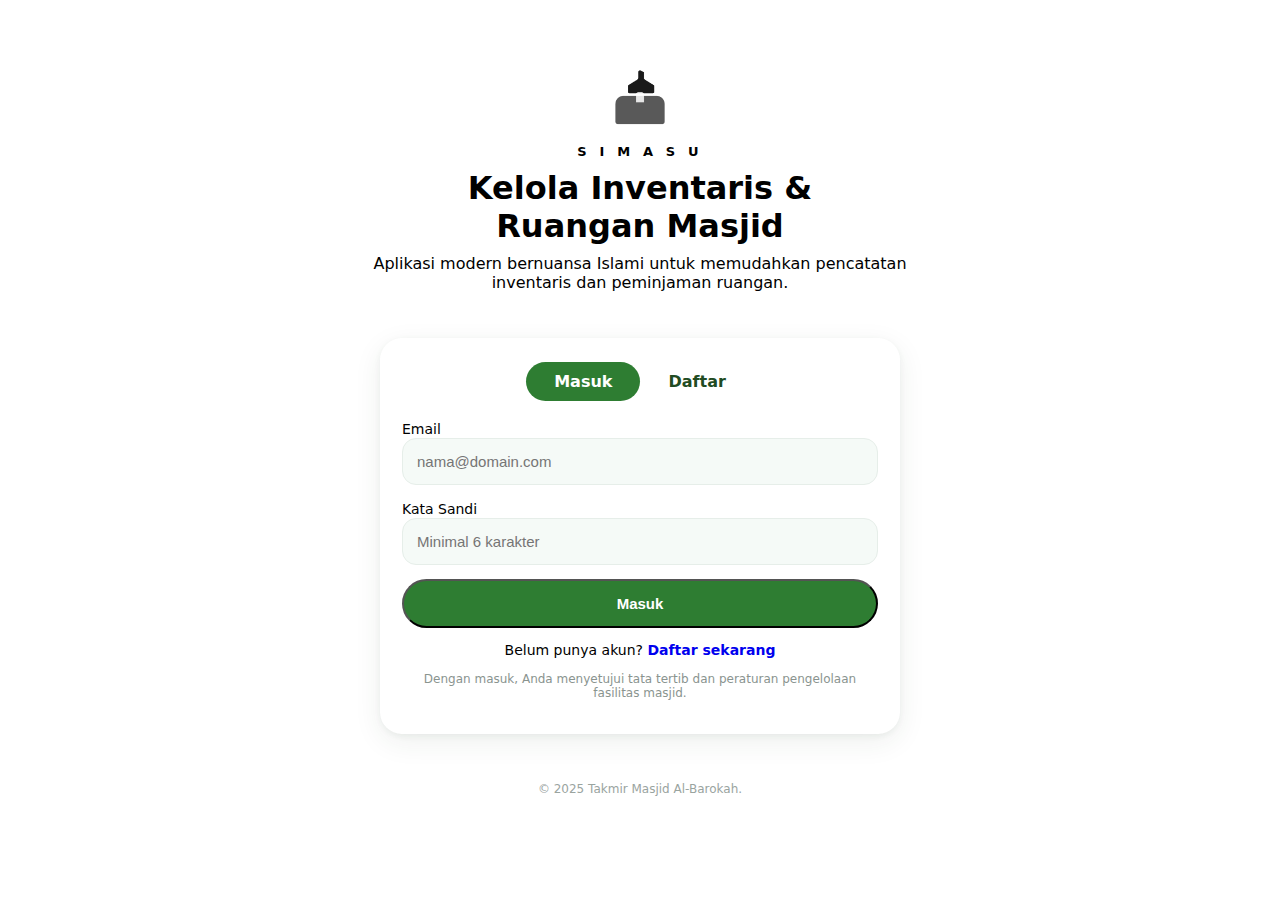
<file: index.html>
<!DOCTYPE html>
<html lang="id">
  <head>
    <meta charset="utf-8" />
    <meta name="viewport" content="width=device-width, initial-scale=1" />
    <title>SIMASU – Masuk</title>
    <link rel="stylesheet" href="assets/css/style.css" />
  </head>
  <body>
    <header class="hero">
      <div class="logo-wrap" aria-hidden="true">
        <div class="logo-wrap">
          <img src="assets/img/logo.png" alt="Logo SIMASU" class="logo" />
        </div>
      </div>
      <div class="brand">S I M A S U</div>
      <h1>Kelola Inventaris &amp;<br />Ruangan Masjid</h1>
      <p class="sub">
        Aplikasi modern bernuansa Islami untuk memudahkan pencatatan inventaris
        dan peminjaman ruangan.
      </p>
    </header>

    <main class="shell">
      <section class="card" aria-label="Form Masuk">
        <nav class="tabs" aria-label="Tab">
          <a class="tab active" href="login.html" aria-current="page">Masuk</a>
          <a class="tab" href="register.html">Daftar</a>
        </nav>

        <form action="#" method="post" novalidate>
          <div class="form-row">
            <label for="email">Email</label>
            <input
              class="input"
              type="email"
              id="email"
              name="email"
              placeholder="nama@domain.com"
              autocomplete="email"
              required
            />
          </div>

          <div class="form-row">
            <label for="password">Kata Sandi</label>
            <input
              class="input"
              type="password"
              id="password"
              name="password"
              placeholder="Minimal 6 karakter"
              minlength="6"
              autocomplete="current-password"
              required
            />
          </div>

          <button class="btn" type="submit">Masuk</button>

          <p class="helper">
            Belum punya akun? <a href="register.html">Daftar sekarang</a>
          </p>
          <p class="tos">
            Dengan masuk, Anda menyetujui tata tertib dan peraturan pengelolaan
            fasilitas masjid.
          </p>
        </form>
      </section>
    </main>

    <footer class="footer">© 2025 Takmir Masjid Al-Barokah.</footer>

    <script>
      document.querySelector("form").addEventListener("submit", function (e) {
        e.preventDefault();

        const u = document.getElementById("email").value.trim();
        const p = document.getElementById("password").value.trim();

        if (u === "admin@gmail.com" && p === "admin123") {
          window.location.href = "dashboard.html";
        } else {
          alert("Username atau kata sandi salah.");
          document.getElementById("password").value = "";
          document.getElementById("email").focus();
        }
      });
    </script>
  </body>
</html>
</file>
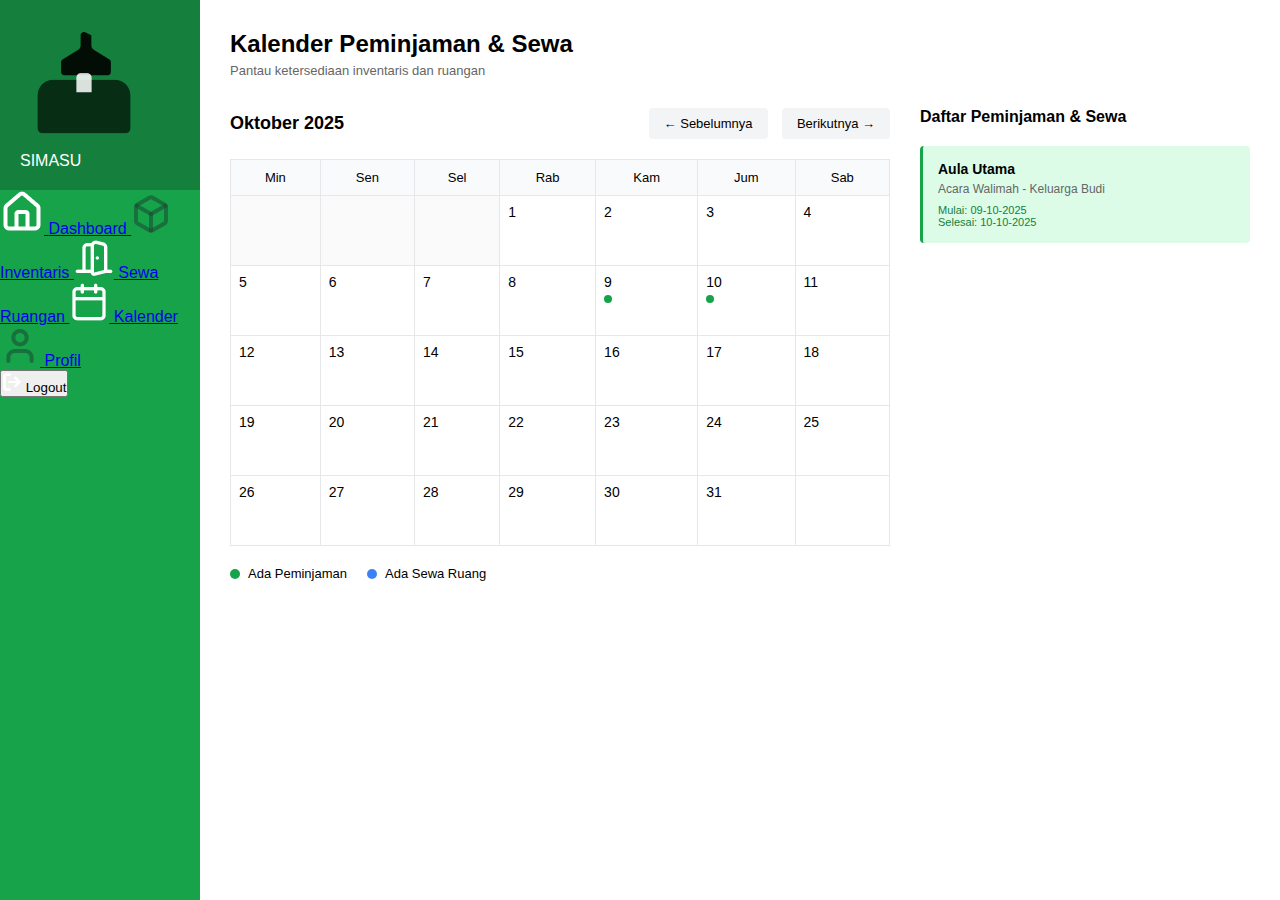
<file: Calender.html>
<!DOCTYPE html>
<html lang="id">
<head>
    <meta charset="UTF-8">
    <meta name="viewport" content="width=device-width, initial-scale=1.0">
    <title>Kalender SIMASU</title>
    <link rel="stylesheet" href="assets/css/calender.css">
</head>
<body>
    <div class="container">
        <aside class="sidebar">
            <div class="sidebar-header">
                <div class="logo">
                    <img src="assets/img/logo.png" alt="Logo icon" class="logo-icon" />
                    <span class="logo-text">SIMASU</span>
                </div>
            </div>

            <nav class="sidebar-nav">
                <a href="dashboard.html" class="nav-item">
                    <img src="assets/img/icons/home.png" alt="dashboard icon" class="logo-icon" />
                    <span class="nav-text">Dashboard</span>
                </a>
                <a href="inventaris.html" class="nav-item">
                    <img src="assets/img/icons/cube.png" alt="Inventaris icon" class="logo-icon" />
                    <span class="nav-text">Inventaris</span>
                </a>
                <a href="sewa.html" class="nav-item">
                    <img src="assets/img/icons/door.png" alt="Ruangan Logo" class="logo-icon" />
                    <span class="nav-text">Sewa Ruangan</span>
                </a>
                <a href="Calender.html" class="nav-item active">
                    <img src="assets/img/icons/calendar.png" alt="Calendar Logo" class="logo-icon" />
                    <span class="nav-text">Kalender</span>
                </a>
                <a href="profile.html" class="nav-item">
                    <img src="assets/img/icons/user.png" alt="Profil Logo" class="logo-icon" />
                    <span class="nav-text">Profil</span>
                </a>
            </nav>

            <button class="logout-btn" id="logoutBtn">
                <img src="assets/img/icons/logout.png" alt="logout Logo" width="20" height="20" />
                <span>Logout</span>
            </button>
        </aside>

        <div class="main-content">
            <div class="header">
                <h1>Kalender Peminjaman & Sewa</h1>
                <p>Pantau ketersediaan inventaris dan ruangan</p>
            </div>

            <div class="calendar-container">
                <div class="calendar-section">
                    <div class="calendar-header">
                        <h2 id="currentMonth">Oktober 2025</h2>
                        <div class="calendar-nav">
                            <button id="prevMonth">← Sebelumnya</button>
                            <button id="nextMonth">Berikutnya →</button>
                        </div>
                    </div>

                    <table class="calendar-table">
                        <thead>
                            <tr>
                                <th>Min</th>
                                <th>Sen</th>
                                <th>Sel</th>
                                <th>Rab</th>
                                <th>Kam</th>
                                <th>Jum</th>
                                <th>Sab</th>
                            </tr>
                        </thead>
                        <tbody id="calendarDays"></tbody>
                    </table>

                    <div class="legend">
                        <div class="legend-item">
                            <div class="dot peminjaman"></div>
                            <span>Ada Peminjaman</span>
                        </div>
                        <div class="legend-item">
                            <div class="dot sewa"></div>
                            <span>Ada Sewa Ruang</span>
                        </div>
                    </div>
                </div>

                <div class="list-section">
                    <h3>Daftar Peminjaman & Sewa</h3>
                    <div id="itemsList"></div>
                </div>
            </div>
        </div>
    </div>

    <div class="modal" id="bookingModal">
        <div class="modal-content">
            <h2>Tambah Peminjaman/Sewa</h2>
            <form id="bookingForm">
                <div class="form-group">
                    <label>Tipe</label>
                    <select id="bookingType" required>
                        <option value="peminjaman">Peminjaman Barang</option>
                        <option value="sewa">Sewa Ruangan</option>
                    </select>
                </div>
                <div class="form-group">
                    <label>Nama Item/Ruangan</label>
                    <input type="text" id="itemName" placeholder="Contoh: 20 Kursi Putih" required>
                </div>
                <div class="form-group">
                    <label>Peminjam/Penyewa</label>
                    <input type="text" id="borrower" placeholder="Contoh: Acara Walimah" required>
                </div>
                <div class="form-group">
                    <label>Tanggal Mulai</label>
                    <input type="date" id="startDate" required>
                </div>
                <div class="form-group">
                    <label>Tanggal Selesai</label>
                    <input type="date" id="endDate" required>
                </div>
                <div class="modal-buttons">
                    <button type="button" class="btn-secondary" id="cancelBtn">Batal</button>
                    <button type="submit" class="btn-primary">Simpan</button>
                </div>
            </form>
        </div>
    </div>

    <script src="assets/JS/calender.js"></script>
</body>
</html>
</file>
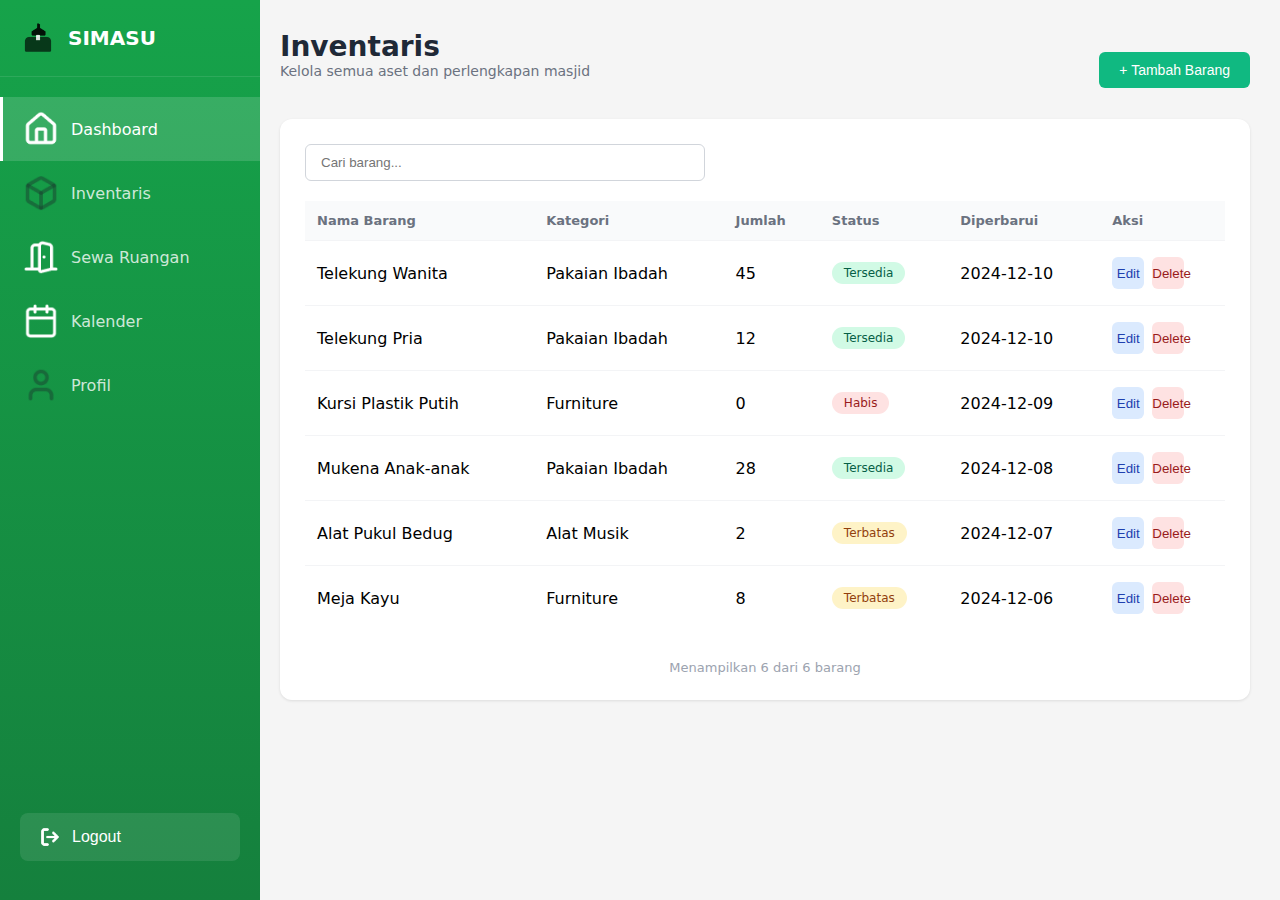
<file: inventaris.html>
<!DOCTYPE html>
<html lang="id">
<head>
    <meta charset="UTF-8">
    <meta name="viewport" content="width=device-width, initial-scale=1.0">
    <title>SIMASU - Sistem Inventaris</title>
    <script src="https://code.jquery.com/jquery-3.6.0.min.js"></script>
    <script src="assets/JS/inventaris.js"></script>
    <link rel="stylesheet" href="assets/css/inventaris.css">
</head>
<body>
<aside class="sidebar">
        <div class="sidebar-header">
            <div class="logo">
                <img src="assets/img/logo.png" alt="Logo icon" class="logo-icon">
                <span class="logo-text">SIMASU</span>
            </div>
        </div>

        <nav class="sidebar-nav">
            <a href="dashboard.html" class="nav-item active">
                <img src="assets/img/icons/home.png" alt="dashboard icon" class="logo-icon">
                <span class="nav-text">Dashboard</span>
            </a>
            <a href="inventaris.html" class="nav-item">
                <img src="assets/img/icons/cube.png" alt="Inventaris icon" class="logo-icon">
                <span class="nav-text">Inventaris</span>
            </a>
            <a href="sewa.html" class="nav-item">
                <img src="assets/img/icons/door.png" alt="Ruangan Logo" class="logo-icon">
                <span class="nav-text">Sewa Ruangan</span>
            </a>
            <a href="Calender.html" class="nav-item">
                <img src="assets/img/icons/calendar.png" alt="Calendar Logo" class="logo-icon">
                <span class="nav-text">Kalender</span>
            </a>
            <a href="profile.html" class="nav-item">
                <img src="assets/img/icons/user.png" alt="Profil Logo" class="logo-icon">
                <span class="nav-text">Profil</span>
            </a>
        </nav>

        <button class="logout-btn" id="logoutBtn">
            <img src="assets/img/icons/logout.png" alt="logout Logo" width="20" height="20">
            <span>Logout</span>
        </button>
    </aside>

        <main class="main-content">
            <div class="header">
                <div>
                    <h1>Inventaris</h1>
                    <p class="subtitle">Kelola semua aset dan perlengkapan masjid</p>
                </div>
                <button class="btn-primary" id="btnTambah">+ Tambah Barang</button>
            </div>

            <div class="card">
                <input type="text" class="search-input" id="searchInput" placeholder="Cari barang...">
                <table>
                    <thead>
                        <tr>
                            <th>Nama Barang</th>
                            <th>Kategori</th>
                            <th>Jumlah</th>
                            <th>Status</th>
                            <th>Diperbarui</th>
                            <th>Aksi</th>
                        </tr>
                    </thead>
                    <tbody id="tableBody"></tbody>
                </table>
                <div class="footer">
                    Menampilkan <span id="itemCount">0</span> dari <span id="totalCount">0</span> barang
                </div>
            </div>
        </main>
    </div>

    <div class="modal" id="modal">
        <div class="modal-content">
            <div class="modal-header">
                <h2 id="modalTitle">Tambah Barang</h2>
                <button class="btn-close" id="btnCloseModal"></button>
            </div>
            <form id="formBarang">
                <div class="form-group">
                    <label>Nama Barang</label>
                    <input type="text" class="form-control" id="namaBarang" required>
                </div>
                <div class="form-group">
                    <label>Kategori</label>
                    <select class="form-control" id="kategori" required>
                        <option value="">Pilih Kategori</option>
                        <option value="Pakaian Ibadah">Pakaian Ibadah</option>
                        <option value="Furniture">Furniture</option>
                        <option value="Alat Musik">Alat Musik</option>
                        <option value="Elektronik">Elektronik</option>
                        <option value="Perlengkapan">Perlengkapan</option>
                    </select>
                </div>
                <div class="form-group">
                    <label>Jumlah</label>
                    <input type="number" class="form-control" id="jumlah" min="0" required>
                </div>
                <div class="form-actions">
                    <button type="button" class="btn-secondary" id="btnBatal">Batal</button>
                    <button type="submit" class="btn-primary">Simpan</button>
                </div>
            </form>
        </div>
    </div>
</body>
</html>
</file>
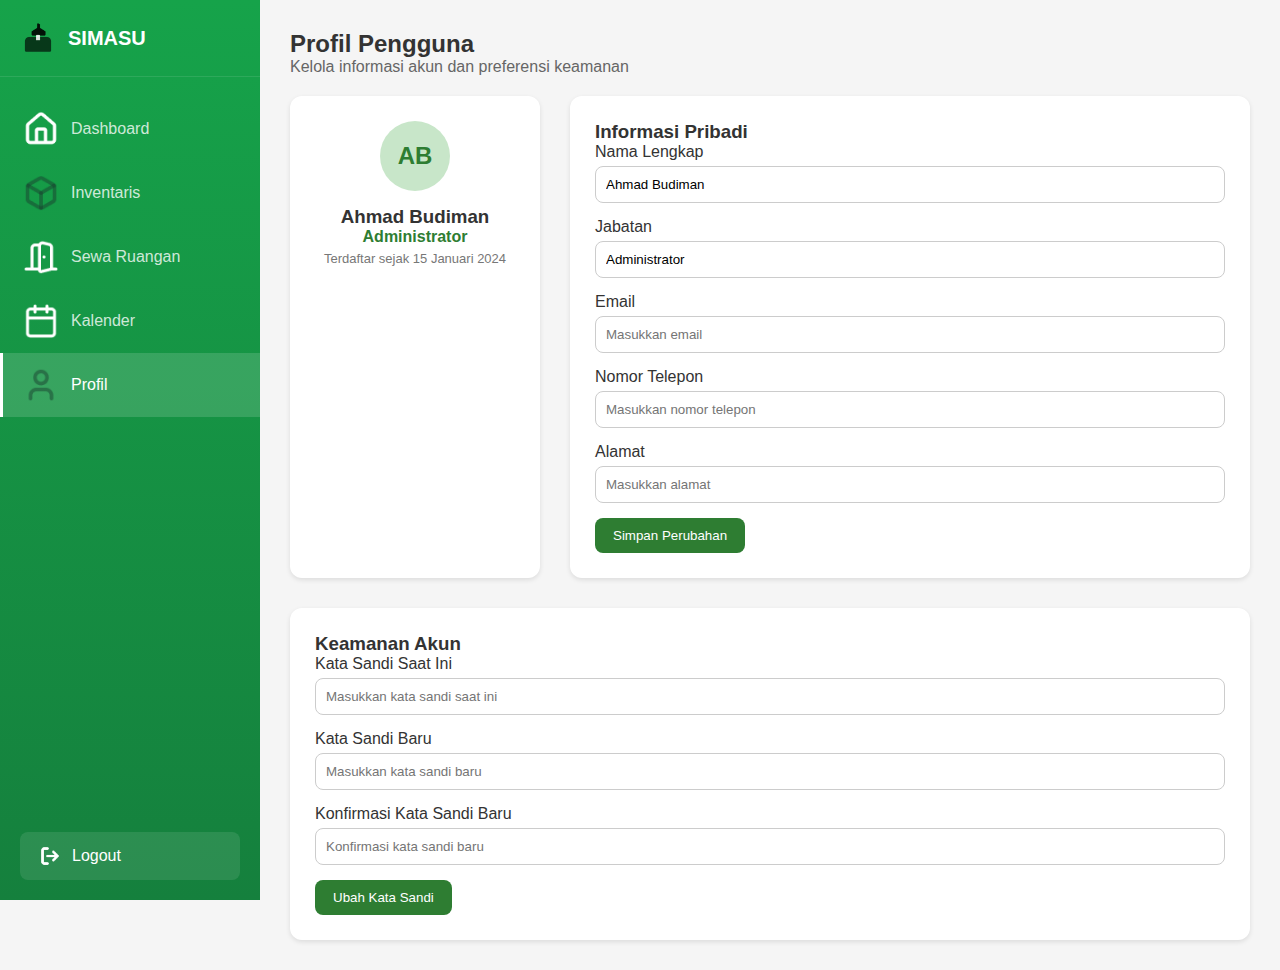
<file: profile.html>
<!DOCTYPE html>
<html lang="id">
<head>
  <meta charset="UTF-8" />
  <meta name="viewport" content="width=device-width, initial-scale=1.0" />
  <title>Profil Pengguna - SIMASU</title>
  <link rel="stylesheet" href="assets/css/profile.css" />
</head>
<body>
  <aside class="sidebar">
    <div class="sidebar-header">
      <div class="logo">
        <img src="assets/img/logo.png" alt="Logo SIMASU" class="logo-icon">
        <span class="logo-text">SIMASU</span>
      </div>
    </div>

    <nav class="sidebar-nav">
      <a href="dashboard.html" class="nav-item">
        <img src="assets/img/icons/home.png" alt="Dashboard icon" class="logo-icon">
        <span class="nav-text">Dashboard</span>
      </a>
      <a href="inventaris.html" class="nav-item">
        <img src="assets/img/icons/cube.png" alt="Inventaris icon" class="logo-icon">
        <span class="nav-text">Inventaris</span>
      </a>
      <a href="sewa.html" class="nav-item">
        <img src="assets/img/icons/door.png" alt="Sewa Ruangan icon" class="logo-icon">
        <span class="nav-text">Sewa Ruangan</span>
      </a>
      <a href="Calender.html" class="nav-item">
        <img src="assets/img/icons/calendar.png" alt="Kalender icon" class="logo-icon">
        <span class="nav-text">Kalender</span>
      </a>
      <!-- Halaman ini (Profil) aktif -->
      <a href="profile.html" class="nav-item active" aria-current="page">
        <img src="assets/img/icons/user.png" alt="Profil icon" class="logo-icon">
        <span class="nav-text">Profil</span>
      </a>
    </nav>

    <button class="logout-btn" id="logoutBtn">
      <img src="assets/img/icons/logout.png" alt="Logout icon" width="20" height="20">
      <span>Logout</span>
    </button>
  </aside>

  <main class="main-content">
  <h2>Profil Pengguna</h2>
  <p class="subtitle">Kelola informasi akun dan preferensi keamanan</p>

  <div class="profile-container">
    <div class="profile-card">
      <div class="avatar">AB</div>
      <h3>Ahmad Budiman</h3>
      <p class="role">Administrator</p>
      <p class="joined">Terdaftar sejak 15 Januari 2024</p>
    </div>

    <div class="form-section">
      <h3>Informasi Pribadi</h3>
      <form id="infoForm">
        <div class="form-group">
          <label for="fullName">Nama Lengkap</label>
          <input id="fullName" type="text" placeholder="Masukkan nama lengkap" required>
        </div>
        <div class="form-group">
          <label for="roleInput">Jabatan</label>
          <input id="roleInput" type="text" placeholder="Masukkan jabatan" required>
        </div>
        <div class="form-group">
          <label for="email">Email</label>
          <input id="email" type="email" placeholder="Masukkan email">
        </div>
        <div class="form-group">
          <label for="phone">Nomor Telepon</label>
          <input id="phone" type="tel" placeholder="Masukkan nomor telepon">
        </div>
        <div class="form-group">
          <label for="address">Alamat</label>
          <input id="address" type="text" placeholder="Masukkan alamat">
        </div>
        <button type="submit" class="btn">Simpan Perubahan</button>
        

      </form>
    </div>
  </div>
 
  <div class="security-section">
    <h3>Keamanan Akun</h3>
    <form id="passwordForm">
      <div class="form-group">
        <label for="currentPassword">Kata Sandi Saat Ini</label>
        <input id="currentPassword" type="password" placeholder="Masukkan kata sandi saat ini" required>
      </div>
      <div class="form-group">
        <label for="newPassword">Kata Sandi Baru</label>
        <input id="newPassword" type="password" placeholder="Masukkan kata sandi baru" required>
      </div>
      <div class="form-group">
        <label for="confirmPassword">Konfirmasi Kata Sandi Baru</label>
        <input id="confirmPassword" type="password" placeholder="Konfirmasi kata sandi baru" required>
      </div>
      <button type="submit" class="btn">Ubah Kata Sandi</button>
    </form>
  </div>
</main>

<script src="https://code.jquery.com/jquery-3.7.1.min.js"></script>
<script src="assets/JS/profile.js"></script>

</body>
</html>
</file>
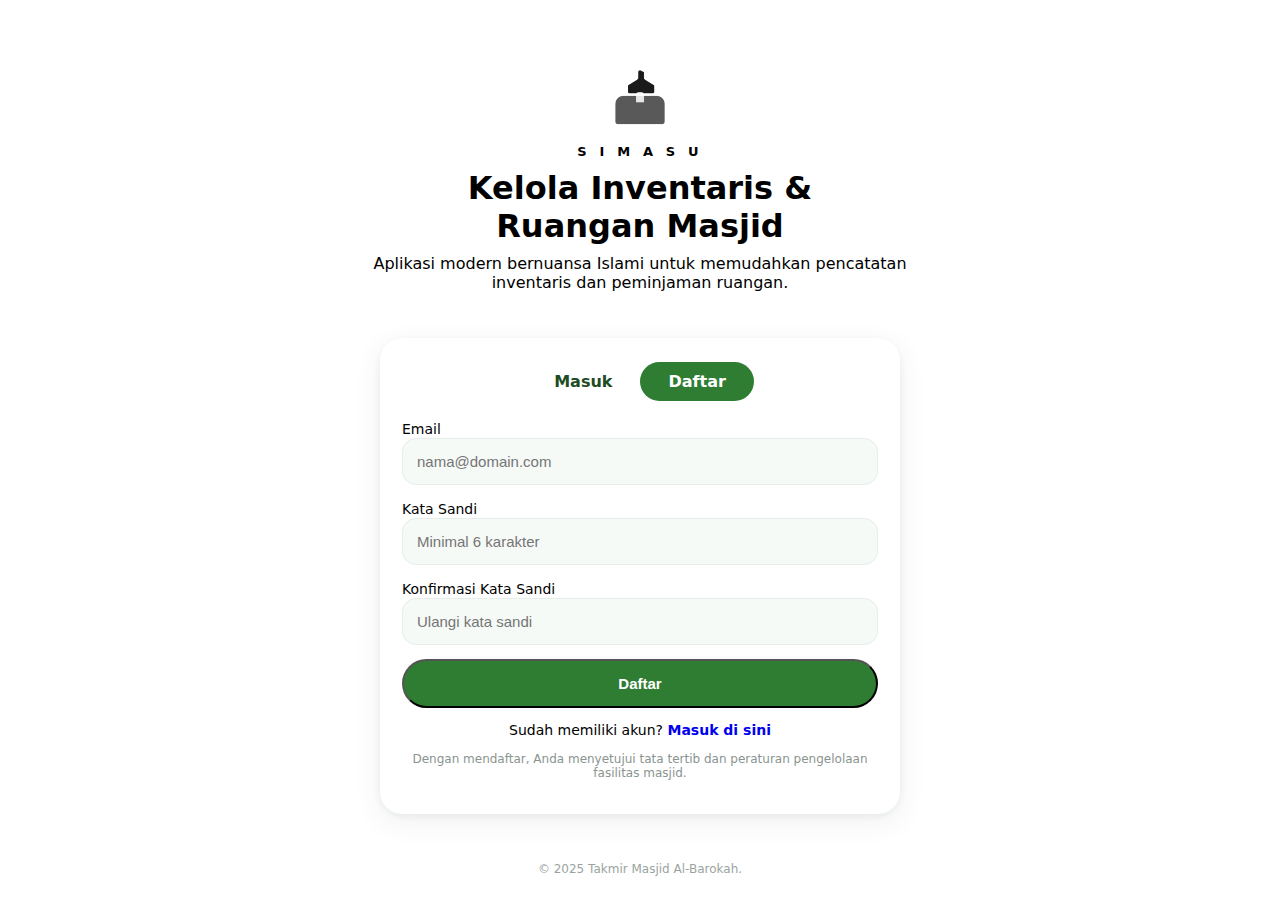
<file: register.html>
<!doctype html>
<html lang="id">
<head>
  <meta charset="utf-8">
  <meta name="viewport" content="width=device-width, initial-scale=1">
  <title>SIMASU – Daftar</title>
  <link rel="stylesheet" href="assets/css/style.css">
</head>
<body>
  <header class="hero">
    <div class="logo-wrap" aria-hidden="true">
        <div class="logo-wrap">
          <img src="assets/img/logo.png" alt="Logo SIMASU" class="logo" />
        </div>
      </div>
    <div class="brand">S I M A S U</div>
    <h1>Kelola Inventaris &amp;<br>Ruangan Masjid</h1>
    <p class="sub">Aplikasi modern bernuansa Islami untuk memudahkan pencatatan inventaris dan peminjaman ruangan.</p>
  </header>

  <main class="shell">
    <section class="card" aria-label="Form Daftar">
      <nav class="tabs" aria-label="Tab">
        <a class="tab" href="login.html">Masuk</a>
        <a class="tab active" href="register.html" aria-current="page">Daftar</a>
      </nav>

      <form action="#" method="post" novalidate>
        <div class="form-row">
          <label for="email">Email</label>
          <input class="input" type="email" id="email" name="email" placeholder="nama@domain.com" autocomplete="email" required>
        </div>

        <div class="form-row">
          <label for="password">Kata Sandi</label>
          <input class="input" type="password" id="password" name="password" placeholder="Minimal 6 karakter" minlength="6" autocomplete="new-password" required>
        </div>

        <div class="form-row">
          <label for="confirm">Konfirmasi Kata Sandi</label>
          <input class="input" type="password" id="confirm" name="confirm" placeholder="Ulangi kata sandi" minlength="6" autocomplete="new-password" required>
        </div>

        <button class="btn" type="submit">Daftar</button>

        <p class="helper">Sudah memiliki akun? <a href="login.html">Masuk di sini</a></p>
        <p class="tos">Dengan mendaftar, Anda menyetujui tata tertib dan peraturan pengelolaan fasilitas masjid.</p>
      </form>
    </section>
  </main>

  <footer class="footer">© 2025 Takmir Masjid Al-Barokah.</footer>
</body>
</html>
</file>
<file: assets/css/style.css>
/* ====== SIMASU – Style dasar, tanpa library ====== */
:root {
  --green-600: #2e7d32;
  --radius: 22px;
}

* {
  box-sizing: border-box
}
body {
  font-family: system-ui,-apple-system,Segoe UI,Roboto,Ubuntu,Inter,Arial,sans-serif;
}

/* Hero/Header */
.hero {
  padding: 56px 16px 24px;
  text-align: center;
}
.logo-wrap {
    align-items: center;
    justify-content: center
}
.logo {
    width: 68px;
    height: 68px;
}
.brand {
  margin-top: 8px;
  letter-spacing: .32em;
  font-weight: 600;
  font-size: 13px;
}
h1{
  margin: 10px 0 8px;
  font-size: 32px;
  line-height: 1.2;
}
.sub {
  max-width: 560px;
  margin: 0 auto;
}

/* ====== Card / Form ====== */
.shell {
  display: flex;
  justify-content: center;
  padding: 22px 16px 48px;
}
.card {
  width: 100%;
  max-width: 520px;
  border-radius: var(--radius);
  padding: 22px;
  box-shadow:
    0 8px 28px rgba(36,64,44,.08),
    0 2px 6px rgba(36,64,44,.06);
}

.tabs{
  display: flex;
  border-radius: 999px;
  width: max-content;
  margin: 2px auto 18px;
}
.tab{
  padding: 10px 28px;
  border-radius: 999px;
  text-decoration: none;
  color: #214b22;
  font-weight: 600;
}
.tab.active{
  color: #fff;
  background: var(--green-600);
}

/* labels & inputs */
.form-row {
  margin: 14px 0
}
label {
  font-size: 14px;
  margin-bottom: 8px;
}
.input {
  width: 100%;
  padding: 14px 14px;
  border-radius: 14px;
  border: 1px solid #e6eee9;
  background: #f5faf7;
  font-size: 15px;
}
.input:focus {
  background: #fff;
}
.btn {
  display: block;
  width: 100%;
  margin-top: 10px;
  padding: 14px 18px;
  font-weight: 700;
  font-size: 15px;
  color: #fff;
  background: var(--green-600);
  border-radius: 999px;
}
.helper {
  margin-top: 14px;
  text-align: center;
  font-size: 14px;
}
.helper a {
  text-decoration: none;
  font-weight: 700;
}

.tos {
  margin-top: 8px;
  text-align: center;
  color: #8a948f;
  font-size: 12px;
}

/* footer */
.footer {
  text-align: center;
  color:#9aa49f;
  font-size: 12px;
}
</file>
<file: assets/css/calender.css>
* {
    margin: 0;
    padding: 0;
    box-sizing: border-box;
}

body {
    font-family: Arial, sans-serif;
    background: #2d2d2d;
}

.container {
    display: flex;
    height: 100vh;
}

/*Buat Sidebar */
.sidebar {
    width: 200px;
    background: #16a34a;
    color: white;
}

.logo {
    padding: 20px;
    background: #15803d;
}

.logo h2 {
    font-size: 16px;
}

.menu {
    padding: 10px 0;
}

.menu-item {
    padding: 12px 20px;
    cursor: pointer;
    font-size: 14px;
}

.menu-item:hover {
    background: rgba(255, 255, 255, 0.1);
}

.menu-item.active {
    background: rgba(255, 255, 255, 0.2);
}

.main-content {
    flex: 1;
    background: white;
    padding: 30px;
    overflow-y: auto;
}

.header {
    margin-bottom: 30px;
}

.header h1 {
    font-size: 24px;
    margin-bottom: 5px;
}

.header p {
    color: #666;
    font-size: 13px;
}

.calendar-container {
    display: flex;
    gap: 30px;
}

.calendar-section {
    flex: 2;
}

.calendar-header {
    display: flex;
    justify-content: space-between;
    align-items: center;
    margin-bottom: 20px;
}

.calendar-header h2 {
    font-size: 18px;
}

.calendar-nav button {
    background: #f3f4f6;
    border: none;
    padding: 8px 15px;
    cursor: pointer;
    font-size: 13px;
    border-radius: 4px;
    margin-left: 10px;
}

.calendar-nav button:hover {
    background: #e5e7eb;
}

.calendar-table {
    width: 100%;
    border-collapse: collapse;
    border: 1px solid #e5e7eb;
}

.calendar-table th {
    padding: 10px;
    background: #f9fafb;
    border: 1px solid #e5e7eb;
    font-size: 13px;
    font-weight: 500;
}

.calendar-table td {
    border: 1px solid #e5e7eb;
    height: 70px;
    vertical-align: top;
}

.day-cell {
    padding: 8px;
    cursor: pointer;
    height: 100%;
}

.day-cell:hover {
    background: #f9fafb;
}

.day-cell.empty {
    background: #fafafa;
    cursor: default;
}

.day-number {
    font-size: 14px;
    margin-bottom: 5px;
}

.indicators {
    display: flex;
    gap: 4px;
    margin-top: 5px;
}

.indicator {
    width: 8px;
    height: 8px;
    border-radius: 50%;
}

.indicator.peminjaman {
    background: #16a34a;
}

.indicator.sewa {
    background: #3b82f6;
}

.legend {
    display: flex;
    gap: 20px;
    margin-top: 20px;
    font-size: 13px;
}

.legend-item {
    display: flex;
    align-items: center;
    gap: 8px;
}

.dot {
    width: 10px;
    height: 10px;
    border-radius: 50%;
}

.dot.peminjaman {
    background: #16a34a;
}

.dot.sewa {
    background: #3b82f6;
}

.list-section {
    flex: 1;
}

.list-section h3 {
    font-size: 16px;
    margin-bottom: 20px;
}

.item-card {
    background: #dcfce7;
    border-left: 3px solid #16a34a;
    padding: 15px;
    margin-bottom: 12px;
    border-radius: 4px;
}

.item-card.sewa {
    background: #dbeafe;
    border-left-color: #3b82f6;
}

.item-title {
    font-weight: 600;
    font-size: 14px;
    margin-bottom: 5px;
}

.item-subtitle {
    color: #666;
    font-size: 12px;
    margin-bottom: 8px;
}

.item-dates {
    font-size: 11px;
    color: #15803d;
}

.item-card.sewa .item-dates {
    color: #1e40af;
}

.modal {
    display: none;
    position: fixed;
    top: 0;
    left: 0;
    right: 0;
    bottom: 0;
    background: rgba(0, 0, 0, 0.5);
    align-items: center;
    justify-content: center;
}

.modal.active {
    display: flex;
}

.modal-content {
    background: white;
    padding: 30px;
    border-radius: 8px;
    width: 400px;
}

.modal-content h2 {
    font-size: 18px;
    margin-bottom: 20px;
}

.form-group {
    margin-bottom: 15px;
}

.form-group label {
    display: block;
    margin-bottom: 5px;
    font-size: 13px;
    font-weight: 500;
}

.form-group input,
.form-group select {
    width: 100%;
    padding: 10px;
    border: 1px solid #d1d5db;
    border-radius: 4px;
    font-size: 14px;
}

.modal-buttons {
    display: flex;
    gap: 10px;
    justify-content: flex-end;
    margin-top: 20px;
}

.modal-buttons button {
    padding: 10px 20px;
    border: none;
    border-radius: 4px;
    cursor: pointer;
    font-size: 14px;
}

.btn-primary {
    background: #16a34a;
    color: white;
}

.btn-primary:hover {
    background: #15803d;
}

.btn-secondary {
    background: #e5e7eb;
    color: #333;
}

.btn-secondary:hover {
    background: #d1d5db;
}
</file>
<file: assets/css/inventaris.css>
* {
        margin: 0;
        padding: 0;
        box-sizing: border-box;
    }

    body {
        font-family: system-ui, sans-serif;
        background: #f5f5f5;
    }

    .container {
        display: flex;
        min-height: 100vh;
    }

    .sidebar {
        width: 260px;
        background: linear-gradient(180deg, #16a34a 0%, #15803d 100%);
        color: white;
        display: flex;
        flex-direction: column;
        position: fixed;
        height: 100vh;
        left: 0;
        top: 0;
        transition: transform 0.3s ease;
    }

    .sidebar-header {
        padding: 20px;
        display: flex;
        align-items: center;
        border-bottom: 1px solid rgba(255, 255, 255, 0.1);
    }

    .logo {
        display: flex;
        align-items: center;
        gap: 12px;
        font-size: 20px;
        font-weight: 600;
    }

    .logo-icon {
        width: 36px;
        height: 36px;
    }

    .sidebar-nav {
        flex: 1;
        padding: 20px 0;
    }

    .nav-item {
        display: flex;
        align-items: center;
        gap: 12px;
        padding: 14px 20px;
        color: rgba(255, 255, 255, 0.8);
        text-decoration: none;
        transition: all 0.2s;
        border-left: 3px solid transparent;
    }

    .nav-item:hover {
        background-color: rgba(255, 255, 255, 0.1);
        color: white;
    }

    .nav-item.active {
        background-color: rgba(255, 255, 255, 0.15);
        color: white;
        border-left-color: white;
    }

    .logout-btn {
        display: flex;
        align-items: center;
        gap: 12px;
        padding: 14px 20px;
        margin: 20px;
        background-color: rgba(255, 255, 255, 0.1);
        border: none;
        border-radius: 8px;
        color: white;
        cursor: pointer;
        font-size: 16px;
        transition: background-color 0.2s;
    }

    .logout-btn:hover {
        background-color: rgba(255, 255, 255, 0.2);
    }
    
    .menu {
        list-style: none;
    }

    .menu-item {
        padding: 12px 20px;
        cursor: pointer;
        display: flex;
        align-items: center;
        gap: 12px;
    }

    .menu-item:hover {
        background: rgba(255, 255, 255, 0.1);
    }

    .menu-item.active {
        background: rgba(255, 255, 255, 0.2);
        border-left: 4px solid white;
        padding-left: 16px;
    }

    .logout {
        position: absolute;
        bottom: 20px;
        left: 20px;
        right: 20px;
        padding: 12px;
        background: rgba(255, 255, 255, 0.1);
        border: none;
        color: white;
        border-radius: 6px;
        cursor: pointer;
        display: flex;
        align-items: center;
        gap: 10px;
    }

    .main-content {
        margin-left: 250px;
        flex: 1;
        padding: 30px;
    }

    .header {
        display: flex;
        justify-content: space-between;
        align-items: center;
        margin-bottom: 10px;
    }

    .header h1 {
        font-size: 28px;
        color: #1f2937;
    }

    .subtitle {
        color: #6b7280;
        margin-bottom: 30px;
        font-size: 14px;
    }

    .btn-primary {
        background: #10b981;
        color: white;
        border: none;
        padding: 10px 20px;
        border-radius: 6px;
        cursor: pointer;
        font-size: 14px;
        font-weight: 500;
    }

    .btn-primary:hover {
        background: #059669;
    }

    .card {
        background: white;
        border-radius: 12px;
        box-shadow: 0 1px 3px rgba(0, 0, 0, 0.1);
        padding: 25px;
    }

    .search-input {
        width: 100%;
        max-width: 400px;
        padding: 10px 15px;
        border: 1px solid #d1d5db;
        border-radius: 6px;
        margin-bottom: 20px;
    }

    .search-input:focus {
        outline: none;
        border-color: #10b981;
    }

    table {
        width: 100%;
        border-collapse: collapse;
    }

    th {
        padding: 12px;
        text-align: left;
        font-weight: 600;
        color: #6b7280;
        font-size: 13px;
        background: #f9fafb;
    }

    td {
        padding: 16px 12px;
        border-top: 1px solid #f3f4f6;
    }

    tbody tr:hover {
        background: #f9fafb;
    }

    .status-badge {
        display: inline-block;
        padding: 4px 12px;
        border-radius: 12px;
        font-size: 12px;
        font-weight: 500;
    }

    .status-tersedia {
        background: #d1fae5;
        color: #065f46;
    }

    .status-terbatas {
        background: #fef3c7;
        color: #92400e;
    }

    .status-habis {
        background: #fee2e2;
        color: #991b1b;
    }

    .action-btns {
        display: flex;
        gap: 8px;
    }

    .btn-icon {
        width: 32px;
        height: 32px;
        border: none;
        border-radius: 6px;
        cursor: pointer;
    }

    .btn-edit {
        background: #dbeafe;
        color: #1e40af;
    }

    .btn-delete {
        background: #fee2e2;
        color: #991b1b;
    }

    .modal {
        display: none;
        position: fixed;
        top: 0;
        left: 0;
        width: 100%;
        height: 100%;
        background: rgba(0, 0, 0, 0.5);
        z-index: 1000;
        align-items: center;
        justify-content: center;
    }

    .modal.active {
        display: flex;
    }

    .modal-content {
        background: white;
        border-radius: 12px;
        padding: 30px;
        width: 90%;
        max-width: 500px;
    }

    .modal-header {
        display: flex;
        justify-content: space-between;
        align-items: center;
        margin-bottom: 20px;
    }

    .btn-close {
        background: none;
        border: none;
        font-size: 24px;
        cursor: pointer;
        color: #6b7280;
    }

    .form-group {
        margin-bottom: 20px;
    }

    .form-group label {
        display: block;
        margin-bottom: 8px;
        font-weight: 500;
        font-size: 14px;
    }

    .form-control {
        width: 100%;
        padding: 10px 12px;
        border: 1px solid #d1d5db;
        border-radius: 6px;
    }

    .form-actions {
        display: flex;
        gap: 12px;
        justify-content: flex-end;
        margin-top: 25px;
    }

    .btn-secondary {
        background: #f3f4f6;
        color: #374151;
        border: none;
        padding: 10px 20px;
        border-radius: 6px;
        cursor: pointer;
    }

    .footer {
        text-align: center;
        margin-top: 30px;
        color: #9ca3af;
        font-size: 13px;
    }
</file>
<file: assets/css/profile.css>
* { margin: 0; padding: 0; box-sizing: border-box; }

:root{
  --app-font: -apple-system, BlinkMacSystemFont, 'Segoe UI', Roboto, Oxygen, Ubuntu, Cantarell, 'Helvetica Neue', Arial, sans-serif;
}

body {
  font-family: var(--app-font);
  background-color: #f5f5f5;
  color: #333;
  min-height: 100vh;
}

.sidebar {
    width: 260px;
    background: linear-gradient(180deg, #16a34a 0%, #15803d 100%);
    color: white;
    display: flex;
    flex-direction: column;
    position: fixed;
    height: 100vh;
    left: 0;
    top: 0;
    transition: transform 0.3s ease;
}

.sidebar-header {
    padding: 20px;
    display: flex;
    align-items: center;
    border-bottom: 1px solid rgba(255, 255, 255, 0.1);
}

.logo {
    display: flex;
    align-items: center;
    gap: 12px;
    font-size: 20px;
    font-weight: 600;
}

.logo-icon {
    width: 36px;
    height: 36px;
}

.sidebar-nav {
    flex: 1;
    padding: 20px 0;
}

.nav-item {
    display: flex;
    align-items: center;
    gap: 12px;
    padding: 14px 20px;
    color: rgba(255, 255, 255, 0.8);
    text-decoration: none;
    transition: all 0.2s;
    border-left: 3px solid transparent;
}

.nav-item:hover {
    background-color: rgba(255, 255, 255, 0.1);
    color: white;
}

.nav-item.active {
    background-color: rgba(255, 255, 255, 0.15);
    color: white;
    border-left-color: white;
}

.logout-btn {
    display: flex;
    align-items: center;
    gap: 12px;
    padding: 14px 20px;
    margin: 20px;
    background-color: rgba(255, 255, 255, 0.1);
    border: none;
    border-radius: 8px;
    color: white;
    cursor: pointer;
    font-size: 16px;
    transition: background-color 0.2s;
}

.logout-btn:hover {
    background-color: rgba(255, 255, 255, 0.2);
}

.main-content {
  margin-left: 260px;        
  width: calc(100% - 260px); 
  padding: 30px;
}
.main-content h2 { font-size: 24px; }
.subtitle { color: #666; margin-bottom: 20px; }

.profile-container {
  display: flex;
  gap: 30px;
  margin-bottom: 30px;
}

.profile-card {
  width: 250px;
  background-color: #fff;
  padding: 25px;
  border-radius: 12px;
  text-align: center;
  box-shadow: 0 2px 5px rgba(0,0,0,0.1);
}

.role { color: #2e7d32; font-weight: 600; margin-bottom: 5px; }

.avatar {
  width: 70px; height: 70px; background-color: #c8e6c9; color: #2e7d32;
  font-size: 24px; font-weight: 700; display: flex; align-items: center; justify-content: center;
  border-radius: 50%; margin: 0 auto 15px;
}

.joined { font-size: 13px; color: #777; }

.form-section {
  flex: 1; background-color: #fff; padding: 25px; border-radius: 12px;
  box-shadow: 0 2px 5px rgba(0,0,0,0.1);
}

.form-group { margin-bottom: 15px; }
label { display: block; font-weight: 500; margin-bottom: 5px; }
input {
  width: 100%; padding: 10px; border: 1px solid #ccc; border-radius: 8px;
}

.btn {
  background-color: #2e7d32; color: #fff; border: none; padding: 10px 18px;
  border-radius: 8px; cursor: pointer;
}
.btn:hover { background-color: #388e3c; }

.security-section {
  background-color: #fff; padding: 25px; border-radius: 12px;
  box-shadow: 0 2px 5px rgba(0,0,0,0.1);
}

@media (max-width: 1200px) {
  .profile-container { flex-direction: column; }
}

@media (max-width: 768px) {
  .sidebar { transform: translateX(-100%); }
  .sidebar.active { transform: translateX(0); }
  .main-content { margin-left: 0; width: 100%; padding: 20px; }
}

@media (max-width: 480px) {
  .main-content { padding: 15px; }
  .profile-card, .form-section, .security-section { padding: 16px; }
}

html, body, button, input, select, textarea {
  font-family: var(--app-font);
  -webkit-font-smoothing: antialiased;
  -moz-osx-font-smoothing: grayscale;
}
*, *::before, *::after { font-family: inherit; }
</file>
